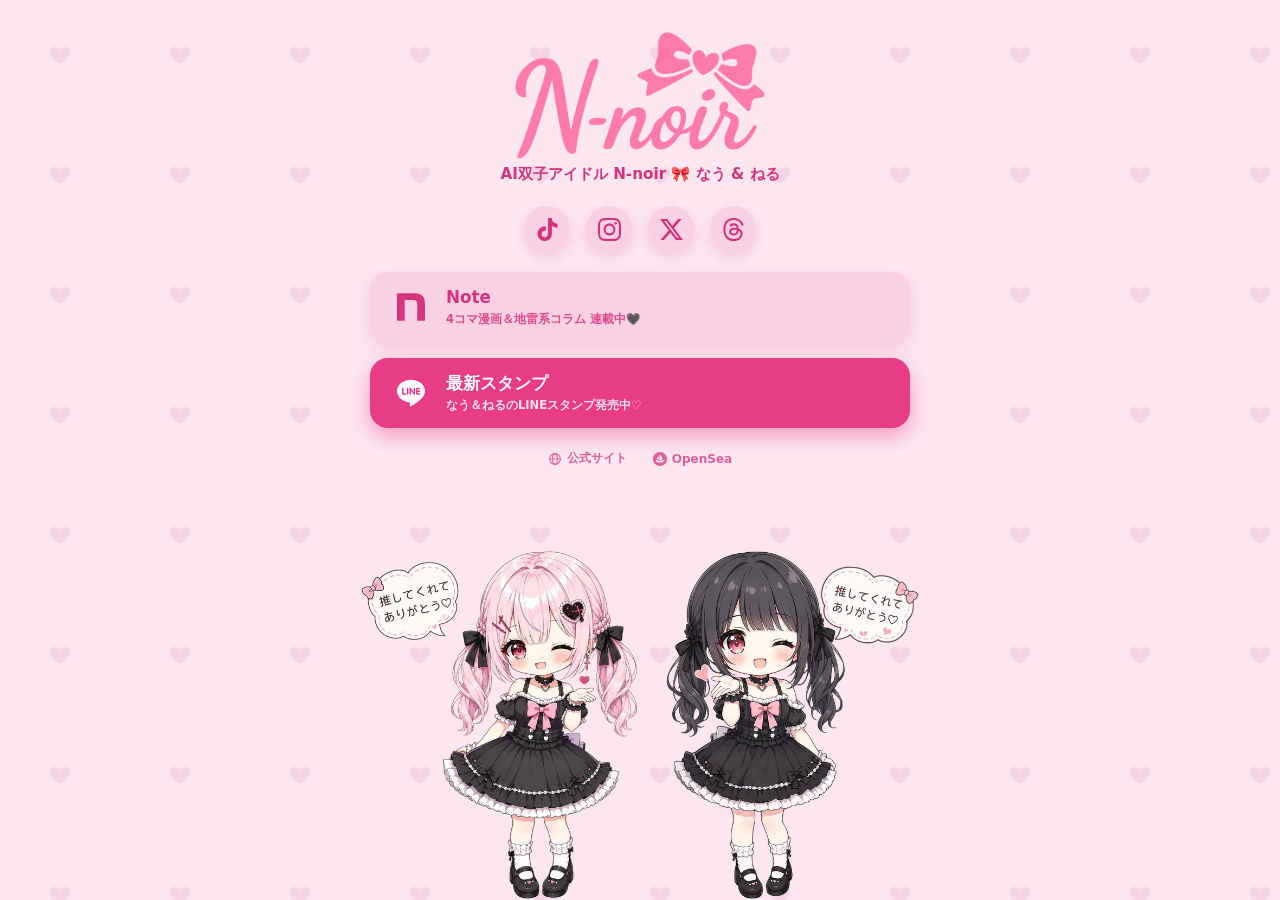
<file: links.html>
<!DOCTYPE html>
<html lang="ja">
<head>
  <meta charset="UTF-8">
  <meta name="viewport" content="width=device-width, initial-scale=1.0">
  <title>N-noir｜リンク</title>
  <meta name="description" content="N-noir（なう＆ねる）の各リンクまとめ">

  <!-- OGP -->
  <meta property="og:title" content="N-noir｜リンクまとめ">
  <meta property="og:description" content="AI双子アイドル N-noir（なう＆ねる）の各リンクまとめ">
  <meta property="og:type" content="website">
  <meta property="og:url" content="https://n-noir.com/links.html">
  <meta property="og:image" content="https://n-noir.com/assets/ogp.jpg">
  <meta property="og:image:width" content="1200">
  <meta property="og:image:height" content="630">
  <meta name="twitter:card" content="summary_large_image">
  <meta name="twitter:image" content="https://n-noir.com/assets/ogp.jpg">
  <link rel="icon" href="assets/favicon.png" type="image/png">
  <style>
    :root{
      --pink-bg:#FAD1E3;        /* 淡いピンク背景 */
      --pink-text:#D6337E;      /* 濃いピンク文字 */
      --accent-bg:#E93C87;      /* アクセント：濃いめのピンク */
      --page-bg:#FCE7F1;        /* ページ背景（やさしいピンク） */
    }
    *{box-sizing:border-box;}
    body{
      margin:0;
      min-height:100vh;
      background-color:var(--page-bg);
      background-image:url("data:image/svg+xml,%3Csvg xmlns='http://www.w3.org/2000/svg' width='120' height='120' viewBox='0 0 120 120'%3E%3Cpath d='M60,64C60,64,50,58,50,52C50,49,52,47,54.5,47C57,47,60,49.5,60,49.5C60,49.5,63,47,65.5,47C68,47,70,49,70,52C70,58,60,64,60,64Z' fill='%23EFB7D1' fill-opacity='0.4'/%3E%3C/svg%3E");
      background-size:120px 120px;
      font-family:"Hiragino Maru Gothic ProN","ヒラギノ丸ゴ ProN",
                  "Rounded Mplus 1c","M PLUS Rounded 1c",system-ui,
                  -apple-system,"Segoe UI",sans-serif;
      display:flex;
      flex-direction:column;
      align-items:center;
      padding:26px 0 0;
    }
    .logo{
      width:52%;
      max-width:250px;
      height:auto;
      opacity:.65;            /* ロゴは薄め・控えめ */
      margin:6px 0 4px;
    }
    .tagline{
      color:var(--pink-text);
      font-size:.95rem;
      font-weight:700;
      text-align:center;
      line-height:1.5;
      width:86%;
      max-width:540px;
      margin:0 0 20px;
    }

    /* 1. SNS丸アイコン列 */
    .socials{
      display:flex;
      justify-content:center;
      align-items:center;
      gap:16px;
      margin:0 0 20px;
    }
    .social-btn{
      flex:0 0 auto;
      width:46px;
      height:46px;
      border-radius:50%;
      background:var(--pink-bg);
      color:var(--pink-text);
      display:flex;
      align-items:center;
      justify-content:center;
      box-shadow:0 5px 14px rgba(214,51,126,.18);
      transition:transform .18s ease, box-shadow .18s ease;
      -webkit-tap-highlight-color:transparent;
    }
    .social-btn svg{width:23px;height:23px;display:block;fill:currentColor;}
    .social-btn:hover,
    .social-btn:focus-visible,
    .social-btn:active{
      transform:translateY(-2px) scale(1.05);
      box-shadow:0 9px 20px rgba(214,51,126,.28);
      outline:none;
    }

    /* 2. メインボタン */
    .links{
      width:86%;
      max-width:540px;
      display:flex;
      flex-direction:column;
      gap:16px;
    }
    .link-btn{
      display:flex;
      align-items:center;
      gap:14px;
      width:100%;
      min-width:0;
      min-height:66px;
      padding:14px 20px;
      border-radius:18px;
      background:var(--pink-bg);
      color:var(--pink-text);
      text-decoration:none;
      font-weight:700;
      box-shadow:0 6px 16px rgba(214,51,126,.18);
      transition:transform .18s ease, box-shadow .18s ease;
      -webkit-tap-highlight-color:transparent;
    }
    .link-btn .icon{
      flex:0 0 42px;
      width:42px;
      height:42px;
      display:flex;
      align-items:center;
      justify-content:center;
    }
    .link-btn .icon svg{width:28px;height:28px;display:block;fill:currentColor;}
    .link-btn .text{min-width:0;}
    .link-btn .title{
      display:block;
      font-size:1.05rem;
      line-height:1.3;
      overflow-wrap:break-word;
    }
    .link-btn .desc{
      display:block;
      margin-top:3px;
      font-size:.72rem;      /* 約11.5px：説明文は小さめ */
      font-weight:600;
      line-height:1.4;
      opacity:.85;
      overflow-wrap:break-word;
    }
    .link-btn:hover,
    .link-btn:focus-visible,
    .link-btn:active{
      transform:translateY(-2px) scale(1.02);
      box-shadow:0 10px 22px rgba(214,51,126,.28);
      outline:none;
    }
    /* アクセント（形・サイズは他と同一、色だけ変更） */
    .link-btn.accent{
      background:var(--accent-bg);
      color:#ffffff;
      box-shadow:0 8px 20px rgba(233,60,135,.45);
    }
    .link-btn.accent:hover,
    .link-btn.accent:focus-visible,
    .link-btn.accent:active{
      box-shadow:0 12px 26px rgba(233,60,135,.55);
    }

    /* 3. 小テキストリンク */
    .mini-links{
      display:flex;
      justify-content:center;
      align-items:center;
      flex-wrap:wrap;
      gap:10px 22px;
      width:86%;
      max-width:540px;
      margin:18px 0 0;
    }
    .mini-link{
      display:inline-flex;
      align-items:center;
      gap:5px;
      color:var(--pink-text);
      opacity:.75;
      font-size:.75rem;      /* 約12px：控えめ */
      font-weight:700;
      text-decoration:none;
      padding:4px 2px;
      -webkit-tap-highlight-color:transparent;
    }
    .mini-link svg{width:14px;height:14px;display:block;fill:currentColor;}
    .mini-link svg[fill="none"]{fill:none;}   /* 線だけのアイコンは塗らない */
    .mini-link:hover,
    .mini-link:focus-visible,
    .mini-link:active{
      opacity:1;
      text-decoration:underline;
      outline:none;
    }

    /* 4. 下の2人（高さ揃え済みの素材） */
    .characters{
      width:100%;
      max-width:600px;
      margin-top:auto;          /* ページ下部に寄せる */
      padding-top:28px;
      display:block;
    }
    .characters img{
      display:block;
      width:96%;
      max-width:560px;
      height:auto;
      margin:0 auto;
    }
  </style>
</head>
<body>
  <img class="logo" src="assets/links/logo.png" alt="N-noir ロゴ">
  <p class="tagline">AI双子アイドル N-noir 🎀 なう &amp; ねる</p>

  <!-- 1. SNS丸アイコン -->
  <nav class="socials" aria-label="N-noir 公式SNS">

    <a class="social-btn" href="https://www.tiktok.com/@nnoir__official"
       target="_blank" rel="noopener" aria-label="TikTok">
      <svg viewBox="0 0 24 24" xmlns="http://www.w3.org/2000/svg" aria-hidden="true">
        <path d="M12.525.02c1.31-.02 2.61-.01 3.91-.02.08 1.53.63 3.09 1.75 4.17 1.12 1.11 2.7 1.62 4.24 1.79v4.03c-1.44-.05-2.89-.35-4.2-.97-.57-.26-1.1-.59-1.62-.93-.01 2.92.01 5.84-.02 8.75-.08 1.4-.54 2.79-1.35 3.94-1.31 1.92-3.58 3.17-5.91 3.21-1.43.08-2.86-.31-4.08-1.03-2.02-1.19-3.44-3.37-3.65-5.71-.02-.5-.03-1-.01-1.49.18-1.9 1.12-3.72 2.58-4.96 1.66-1.44 3.98-2.13 6.15-1.72.02 1.48-.04 2.96-.04 4.44-.99-.32-2.15-.23-3.02.37-.63.41-1.11 1.04-1.36 1.75-.21.51-.15 1.07-.14 1.61.24 1.64 1.82 3.02 3.5 2.87 1.12-.01 2.19-.66 2.77-1.61.19-.33.4-.67.41-1.06.1-1.79.06-3.57.07-5.36.01-4.03-.01-8.05.02-12.07z"/>
      </svg>
    </a>

    <a class="social-btn" href="https://www.instagram.com/nnoir__official"
       target="_blank" rel="noopener" aria-label="Instagram">
      <svg viewBox="0 0 24 24" xmlns="http://www.w3.org/2000/svg" aria-hidden="true">
        <path d="M7.0301.084c-1.2768.0602-2.1487.264-2.911.5634-.7888.3075-1.4575.72-2.1228 1.3877-.6652.6677-1.075 1.3368-1.3802 2.127-.2954.7638-.4956 1.6365-.552 2.914-.0564 1.2775-.0689 1.6882-.0626 4.947.0062 3.2586.0206 3.6671.0825 4.9473.061 1.2765.264 2.1482.5635 2.9107.308.7889.72 1.4573 1.388 2.1228.6679.6655 1.3365 1.0743 2.1285 1.38.7632.295 1.6361.4961 2.9134.552 1.2773.056 1.6884.069 4.9462.0627 3.2578-.0062 3.668-.0207 4.9478-.0814 1.28-.0607 2.147-.2652 2.9098-.5633.7889-.3086 1.4578-.72 2.1228-1.3881.665-.6682 1.0745-1.3378 1.3795-2.1284.2957-.7632.4966-1.636.552-2.9124.056-1.2809.0692-1.6898.063-4.948-.0063-3.2583-.021-3.6668-.0817-4.9465-.0607-1.2797-.264-2.1487-.5633-2.9117-.3084-.7889-.72-1.4568-1.3876-2.1228C21.2982 1.33 20.628.9208 19.8378.6165 19.074.321 18.2017.1197 16.9244.0645 15.6471.0093 15.236-.005 11.977.0014 8.718.0076 8.31.0215 7.0301.0839m.1402 21.6932c-1.17-.0509-1.8053-.2453-2.2287-.408-.5606-.216-.96-.4771-1.3819-.895-.422-.4178-.6811-.8186-.9-1.378-.1644-.4234-.3624-1.058-.4171-2.228-.0595-1.2645-.072-1.6442-.079-4.848-.007-3.2037.0053-3.583.0607-4.848.05-1.169.2456-1.805.408-2.2282.216-.5613.4762-.96.895-1.3816.4188-.4217.8184-.6814 1.3783-.9003.423-.1651 1.0575-.3614 2.227-.4171 1.2655-.06 1.6447-.072 4.848-.079 3.2033-.007 3.5835.005 4.8495.0608 1.169.0508 1.8053.2445 2.228.408.5608.216.96.4754 1.3816.895.4217.4194.6816.8176.9005 1.3787.1653.4217.3617 1.056.4169 2.2263.0602 1.2655.0739 1.645.0796 4.848.0058 3.203-.0055 3.5834-.061 4.848-.051 1.17-.245 1.8055-.408 2.2294-.216.5604-.4763.96-.8954 1.3814-.419.4215-.8181.6811-1.3783.9-.4224.1649-1.0577.3617-2.2262.4174-1.2656.0595-1.6448.072-4.8493.079-3.2045.007-3.5825-.006-4.848-.0608M16.953 5.5864A1.44 1.44 0 1 0 18.39 4.144a1.44 1.44 0 0 0-1.437 1.4424M5.8385 12.012c.0067 3.4032 2.7706 6.1557 6.173 6.1493 3.4026-.0065 6.157-2.7701 6.1506-6.1733-.0065-3.4032-2.771-6.1565-6.174-6.1498-3.403.0067-6.156 2.771-6.1496 6.1738M8 12.0077a4 4 0 1 1 4.008 3.9921A3.9996 3.9996 0 0 1 8 12.0077"/>
      </svg>
    </a>

    <a class="social-btn" href="https://x.com/nnoir__official"
       target="_blank" rel="noopener" aria-label="X">
      <svg viewBox="0 0 24 24" xmlns="http://www.w3.org/2000/svg" aria-hidden="true">
        <path d="M18.901 1.153h3.68l-8.04 9.19L24 22.846h-7.406l-5.8-7.584-6.64 7.584H.47l8.6-9.835L0 1.154h7.594l5.243 6.932 6.064-6.933zm-1.29 19.49h2.039L6.487 3.24H4.3z"/>
      </svg>
    </a>

    <a class="social-btn" href="https://www.threads.com/@nnoir__official"
       target="_blank" rel="noopener" aria-label="Threads">
      <svg viewBox="0 0 24 24" xmlns="http://www.w3.org/2000/svg" aria-hidden="true">
        <path d="M12.186 24h-.007c-3.581-.024-6.334-1.205-8.184-3.509C2.35 18.44 1.5 15.586 1.472 12.01v-.017c.03-3.579.879-6.43 2.525-8.482C5.845 1.205 8.6.024 12.18 0h.014c2.746.02 5.043.725 6.826 2.098 1.677 1.29 2.858 3.13 3.509 5.467l-2.04.569c-1.104-3.96-3.898-5.984-8.304-6.015-2.91.022-5.11.936-6.54 2.717C4.307 6.504 3.616 8.914 3.589 12c.027 3.086.718 5.496 2.057 7.164 1.43 1.783 3.631 2.698 6.54 2.717 2.623-.02 4.358-.631 5.8-2.045 1.647-1.613 1.618-3.593 1.09-4.798-.31-.71-.873-1.3-1.634-1.75-.192 1.352-.622 2.446-1.284 3.272-.886 1.102-2.14 1.704-3.73 1.79-1.202.065-2.361-.218-3.259-.801-1.063-.689-1.685-1.74-1.752-2.964-.065-1.19.408-2.285 1.33-3.082.88-.76 2.119-1.207 3.583-1.291a13.853 13.853 0 0 1 3.02.142c-.126-.742-.375-1.332-.75-1.757-.513-.586-1.308-.883-2.359-.89h-.029c-.844 0-1.992.232-2.721 1.32L7.734 7.847c.98-1.454 2.568-2.256 4.478-2.256h.044c3.194.02 5.097 1.975 5.287 5.388.108.046.216.094.321.142 1.49.7 2.58 1.761 3.154 3.07.797 1.82.871 4.79-1.548 7.158-1.85 1.81-4.094 2.628-7.277 2.65Zm1.003-11.69c-.242 0-.487.007-.739.021-1.836.103-2.98.946-2.916 2.143.067 1.256 1.452 1.839 2.784 1.767 1.224-.065 2.818-.543 3.086-3.71a10.5 10.5 0 0 0-2.215-.221Z"/>
      </svg>
    </a>

  </nav>

  <!-- 2. メインボタン -->
  <nav class="links" aria-label="N-noir 各種リンク">

    <a class="link-btn" href="https://note.com/nnoir_official"
       target="_blank" rel="noopener" aria-label="Note を開く">
      <span class="icon" aria-hidden="true">
        <svg viewBox="0 0 24 24" xmlns="http://www.w3.org/2000/svg">
          <path d="M0 .279c4.623 0 10.953-.235 15.498-.117 6.099.156 8.39 2.813 8.468 9.374.077 3.71 0 14.335 0 14.335h-6.598c0-9.296.04-10.83 0-13.759-.078-2.578-.814-3.807-2.795-4.041-2.097-.235-7.975-.04-7.975-.04v17.84H0Z"/>
        </svg>
      </span>
      <span class="text">
        <span class="title">Note</span>
        <!-- お知らせ文言：ここを編集（Note） -->
        <span class="desc">4コマ漫画＆地雷系コラム 連載中🖤</span>
      </span>
    </a>

    <a class="link-btn accent" href="https://store.line.me/stickershop/author/6254083/ja"
       target="_blank" rel="noopener" aria-label="最新スタンプを開く">
      <span class="icon" aria-hidden="true">
        <svg viewBox="0 0 24 24" xmlns="http://www.w3.org/2000/svg">
          <path d="M19.365 9.863c.349 0 .63.285.63.631 0 .345-.281.63-.63.63H17.61v1.125h1.755c.349 0 .63.283.63.63 0 .344-.281.629-.63.629h-2.386c-.345 0-.627-.285-.627-.629V8.108c0-.345.282-.63.63-.63h2.386c.346 0 .627.285.627.63 0 .349-.281.63-.63.63H17.61v1.125h1.755zm-3.855 3.016c0 .27-.174.51-.432.596-.064.021-.133.031-.199.031-.211 0-.391-.09-.51-.25l-2.443-3.317v2.94c0 .344-.279.629-.631.629-.346 0-.626-.285-.626-.629V8.108c0-.27.173-.51.43-.595.06-.023.136-.033.194-.033.195 0 .375.104.495.254l2.462 3.33V8.108c0-.345.282-.63.63-.63.345 0 .63.285.63.63v4.771zm-5.741 0c0 .344-.282.629-.631.629-.345 0-.627-.285-.627-.629V8.108c0-.345.282-.63.63-.63.346 0 .628.285.628.63v4.771zm-2.466.629H4.917c-.345 0-.63-.285-.63-.629V8.108c0-.345.285-.63.63-.63.348 0 .63.285.63.63v4.141h1.756c.348 0 .629.283.629.63 0 .344-.282.629-.629.629M24 10.314C24 4.943 18.615.572 12 .572S0 4.943 0 10.314c0 4.811 4.27 8.842 10.035 9.608.391.082.923.258 1.058.59.12.301.079.766.038 1.08l-.164 1.02c-.045.301-.24 1.186 1.049.645 1.291-.539 6.916-4.078 9.436-6.975C23.176 14.393 24 12.458 24 10.314"/>
        </svg>
      </span>
      <span class="text">
        <span class="title">最新スタンプ</span>
        <!-- お知らせ文言：ここを編集（LINEスタンプ） -->
        <span class="desc">なう＆ねるのLINEスタンプ発売中♡</span>
      </span>
    </a>

  </nav>

  <!-- 3. 小テキストリンク -->
  <nav class="mini-links" aria-label="その他のリンク">

    <a class="mini-link" href="https://n-noir.com" aria-label="公式サイト">
      <svg viewBox="0 0 24 24" fill="none" stroke="currentColor" stroke-width="1.8"
           stroke-linecap="round" xmlns="http://www.w3.org/2000/svg" aria-hidden="true">
        <circle cx="12" cy="12" r="9.2"/>
        <ellipse cx="12" cy="12" rx="4" ry="9.2"/>
        <line x1="2.8" y1="12" x2="21.2" y2="12"/>
      </svg>
      <span>公式サイト</span>
    </a>

    <a class="mini-link" href="https://opensea.io/ja/NnoirProject"
       target="_blank" rel="noopener" aria-label="OpenSea">
      <svg viewBox="0 0 24 24" xmlns="http://www.w3.org/2000/svg" aria-hidden="true">
        <path d="M12 0C5.374 0 0 5.374 0 12s5.374 12 12 12 12-5.374 12-12S18.629 0 12 0ZM5.92 12.403l.051-.081 3.123-4.884a.107.107 0 0 1 .187.014c.52 1.169.972 2.623.76 3.528-.088.372-.335.876-.614 1.342a2.405 2.405 0 0 1-.117.199.106.106 0 0 1-.09.045H6.013a.106.106 0 0 1-.091-.163zm13.914 1.68a.109.109 0 0 1-.065.101c-.243.103-1.07.485-1.414.962-.878 1.222-1.548 2.97-3.048 2.97H9.053a4.019 4.019 0 0 1-4.013-4.028v-.072c0-.058.048-.106.108-.106h3.485c.07 0 .12.063.115.132-.026.226.017.459.125.67.206.42.636.682 1.099.682h1.726v-1.347H9.99a.11.11 0 0 1-.089-.173l.063-.09c.16-.231.391-.586.621-.992.156-.274.308-.566.43-.86.024-.052.043-.107.065-.16.033-.094.067-.182.091-.269a4.57 4.57 0 0 0 .065-.223c.057-.25.081-.514.081-.787 0-.108-.004-.221-.014-.327-.005-.117-.02-.235-.034-.352a3.415 3.415 0 0 0-.048-.312 6.494 6.494 0 0 0-.098-.468l-.014-.06c-.03-.108-.056-.21-.09-.317a11.824 11.824 0 0 0-.328-.972 5.212 5.212 0 0 0-.142-.355c-.072-.178-.146-.339-.213-.49a3.564 3.564 0 0 1-.094-.197 4.658 4.658 0 0 0-.103-.213c-.024-.053-.053-.104-.072-.152l-.211-.388c-.029-.053.019-.118.077-.101l1.32.357h.01l.173.05.192.054.07.019v-.783c0-.379.302-.686.679-.686a.66.66 0 0 1 .477.202.69.69 0 0 1 .2.484V6.65l.141.039c.01.005.022.01.031.017.034.024.084.062.147.11.05.038.103.086.165.137a10.351 10.351 0 0 1 .574.504c.214.199.454.432.684.691.065.074.127.146.192.226.062.079.132.156.19.232.079.104.16.212.235.324.033.053.074.108.105.161.096.142.178.288.257.435.034.067.067.141.096.213.089.197.159.396.202.598a.65.65 0 0 1 .029.132v.01c.014.057.019.12.024.184a2.057 2.057 0 0 1-.106.874c-.031.084-.06.17-.098.254-.075.17-.161.343-.264.502-.034.06-.075.122-.113.182-.043.063-.089.123-.127.18a3.89 3.89 0 0 1-.173.221c-.053.072-.106.144-.166.209-.081.098-.16.19-.245.278-.048.058-.1.118-.156.17-.052.06-.108.113-.156.161-.084.084-.15.147-.208.202l-.137.122a.102.102 0 0 1-.072.03h-1.051v1.346h1.322c.295 0 .576-.104.804-.298.077-.067.415-.36.816-.802a.094.094 0 0 1 .05-.03l3.65-1.057a.108.108 0 0 1 .138.103z"/>
      </svg>
      <span>OpenSea</span>
    </a>

  </nav>

  <!-- 4. 立ち絵 -->
  <div class="characters" aria-hidden="true">
    <img src="assets/links/pair.png" alt="">
  </div>
</body>
</html>
</file>
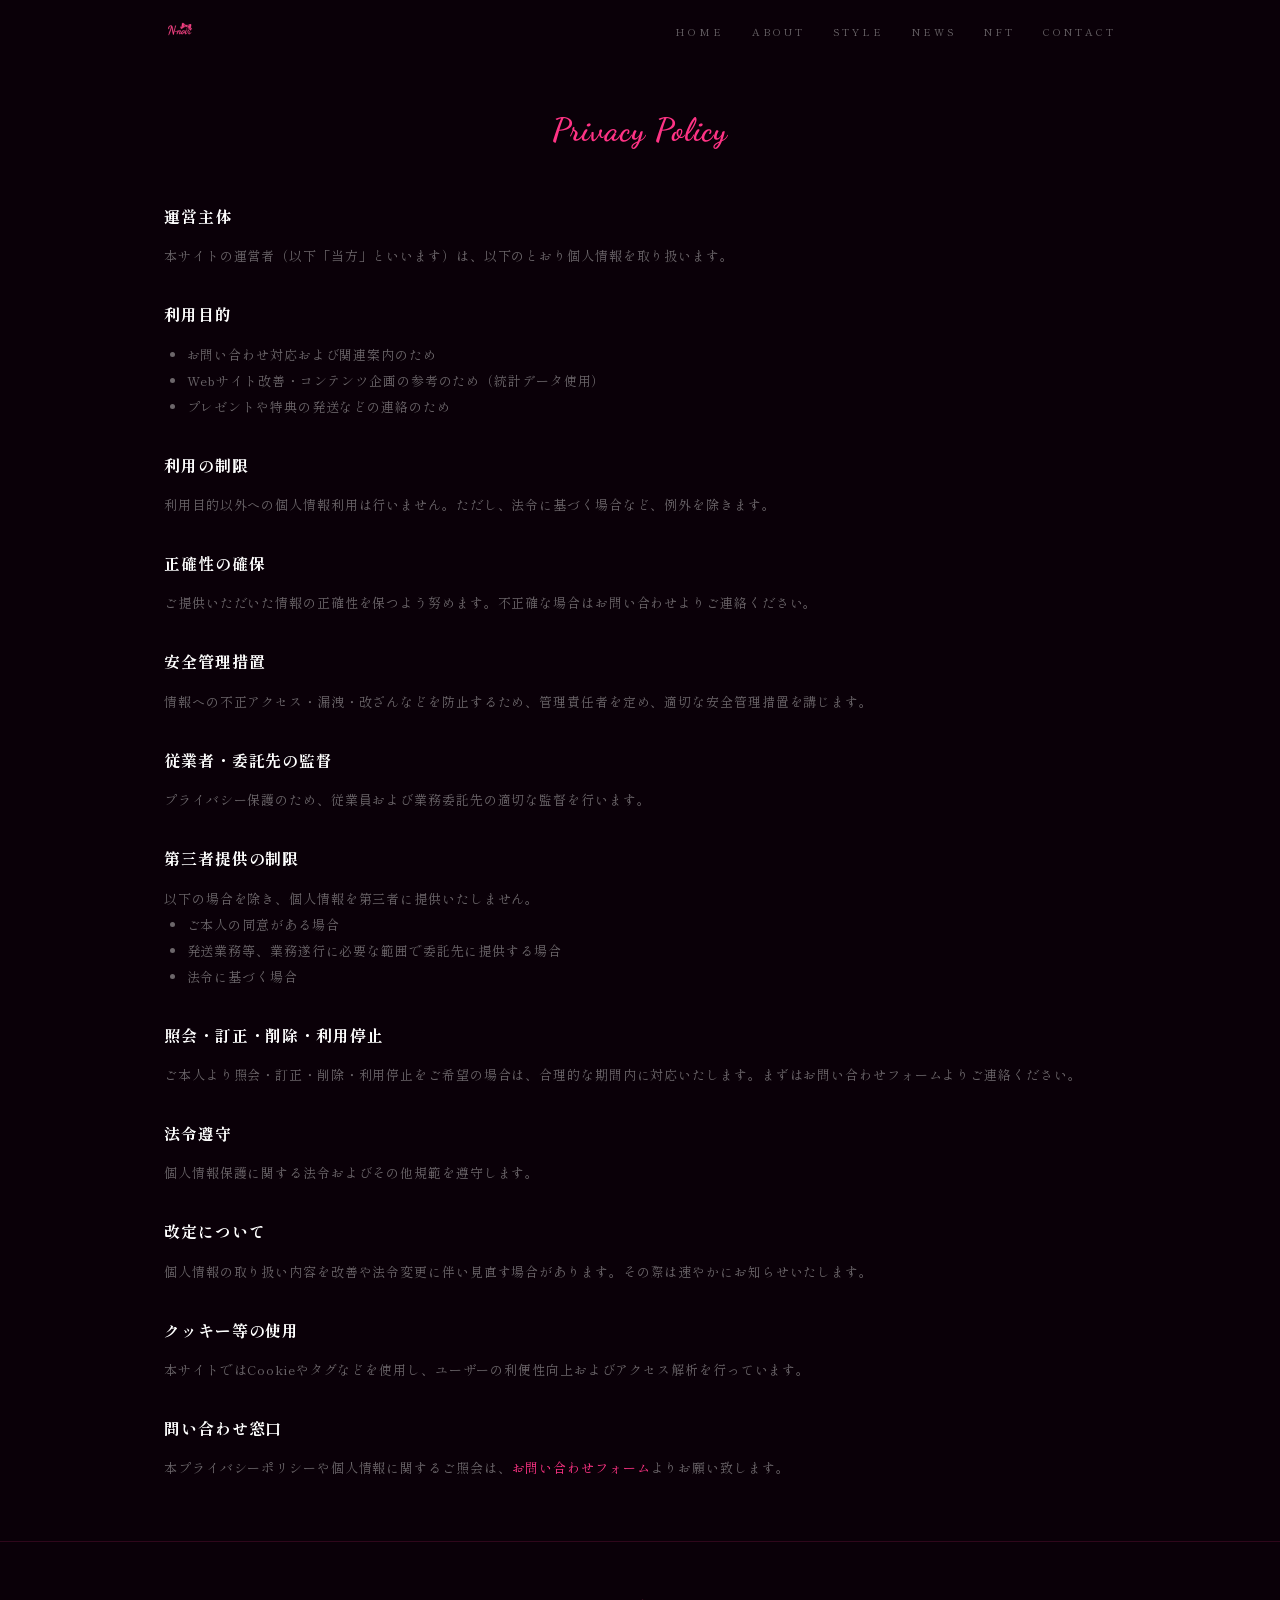
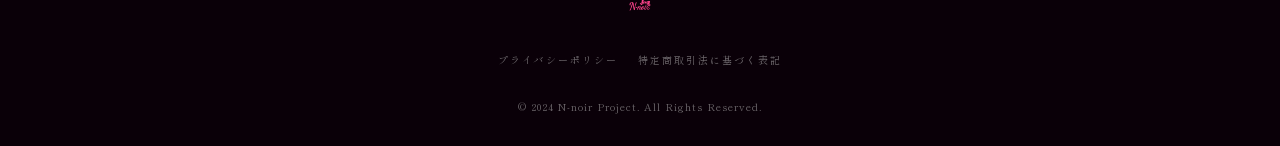
<file: privacy.html>
<!DOCTYPE html>
<html lang="ja">
<head>
  <meta charset="UTF-8">
  <meta name="viewport" content="width=device-width, initial-scale=1.0">
  <title>プライバシーポリシー | N-noir</title>
  <link rel="icon" href="assets/favicon.png" type="image/png">
  <link rel="stylesheet" href="css/style.css">
</head>
<body>

  <!-- NAV -->
  <nav class="nav scrolled" id="nav">
    <div class="nav-inner">
      <a class="nav-logo" href="index.html#home">
        <img src="assets/logo.png" alt="N-noir">
      </a>
      <ul class="nav-links">
        <li><a href="index.html#home">Home</a></li>
        <li><a href="index.html#about">About</a></li>
        <li><a href="index.html#style">Style</a></li>
        <li><a href="index.html#news">News</a></li>
        <li><a href="index.html#nft">NFT</a></li>
        <li><a href="index.html#contact">Contact</a></li>
      </ul>
      <button class="nav-hamburger" id="hamburger" aria-label="メニューを開く">
        <span></span><span></span><span></span>
      </button>
    </div>
  </nav>

  <div class="nav-drawer" id="mobile-drawer">
    <ul class="nav-drawer-links">
      <li><a href="index.html#home">Home</a></li>
      <li><a href="index.html#about">About</a></li>
      <li><a href="index.html#style">Style</a></li>
      <li><a href="index.html#news">News</a></li>
      <li><a href="index.html#nft">NFT</a></li>
      <li><a href="index.html#contact">Contact</a></li>
    </ul>
  </div>
  <div class="nav-overlay" id="drawer-overlay"></div>

  <!-- CONTENT -->
  <main class="legal-page">
    <div class="section-inner">
      <h1>Privacy Policy</h1>

      <h2>運営主体</h2>
      <p>本サイトの運営者（以下「当方」といいます）は、以下のとおり個人情報を取り扱います。</p>

      <h2>利用目的</h2>
      <ul>
        <li>お問い合わせ対応および関連案内のため</li>
        <li>Webサイト改善・コンテンツ企画の参考のため（統計データ使用）</li>
        <li>プレゼントや特典の発送などの連絡のため</li>
      </ul>

      <h2>利用の制限</h2>
      <p>利用目的以外への個人情報利用は行いません。ただし、法令に基づく場合など、例外を除きます。</p>

      <h2>正確性の確保</h2>
      <p>ご提供いただいた情報の正確性を保つよう努めます。不正確な場合はお問い合わせよりご連絡ください。</p>

      <h2>安全管理措置</h2>
      <p>情報への不正アクセス・漏洩・改ざんなどを防止するため、管理責任者を定め、適切な安全管理措置を講じます。</p>

      <h2>従業者・委託先の監督</h2>
      <p>プライバシー保護のため、従業員および業務委託先の適切な監督を行います。</p>

      <h2>第三者提供の制限</h2>
      <p>以下の場合を除き、個人情報を第三者に提供いたしません。</p>
      <ul>
        <li>ご本人の同意がある場合</li>
        <li>発送業務等、業務遂行に必要な範囲で委託先に提供する場合</li>
        <li>法令に基づく場合</li>
      </ul>

      <h2>照会・訂正・削除・利用停止</h2>
      <p>ご本人より照会・訂正・削除・利用停止をご希望の場合は、合理的な期間内に対応いたします。まずはお問い合わせフォームよりご連絡ください。</p>

      <h2>法令遵守</h2>
      <p>個人情報保護に関する法令およびその他規範を遵守します。</p>

      <h2>改定について</h2>
      <p>個人情報の取り扱い内容を改善や法令変更に伴い見直す場合があります。その際は速やかにお知らせいたします。</p>

      <h2>クッキー等の使用</h2>
      <p>本サイトではCookieやタグなどを使用し、ユーザーの利便性向上およびアクセス解析を行っています。</p>

      <h2>問い合わせ窓口</h2>
      <p>本プライバシーポリシーや個人情報に関するご照会は、<a href="index.html#contact">お問い合わせフォーム</a>よりお願い致します。</p>
    </div>
  </main>

  <!-- FOOTER -->
  <footer>
    <div class="footer-inner">
      <div class="footer-logo">
        <img src="assets/logo.png" alt="N-noir">
      </div>
      <ul class="footer-links">
        <li><a href="privacy.html">プライバシーポリシー</a></li>
        <li><a href="tokutei.html">特定商取引法に基づく表記</a></li>
      </ul>
      <p class="footer-copy">&copy; 2024 N-noir Project. All Rights Reserved.</p>
    </div>
  </footer>

  <script src="js/main.js"></script>
</body>
</html>
</file>
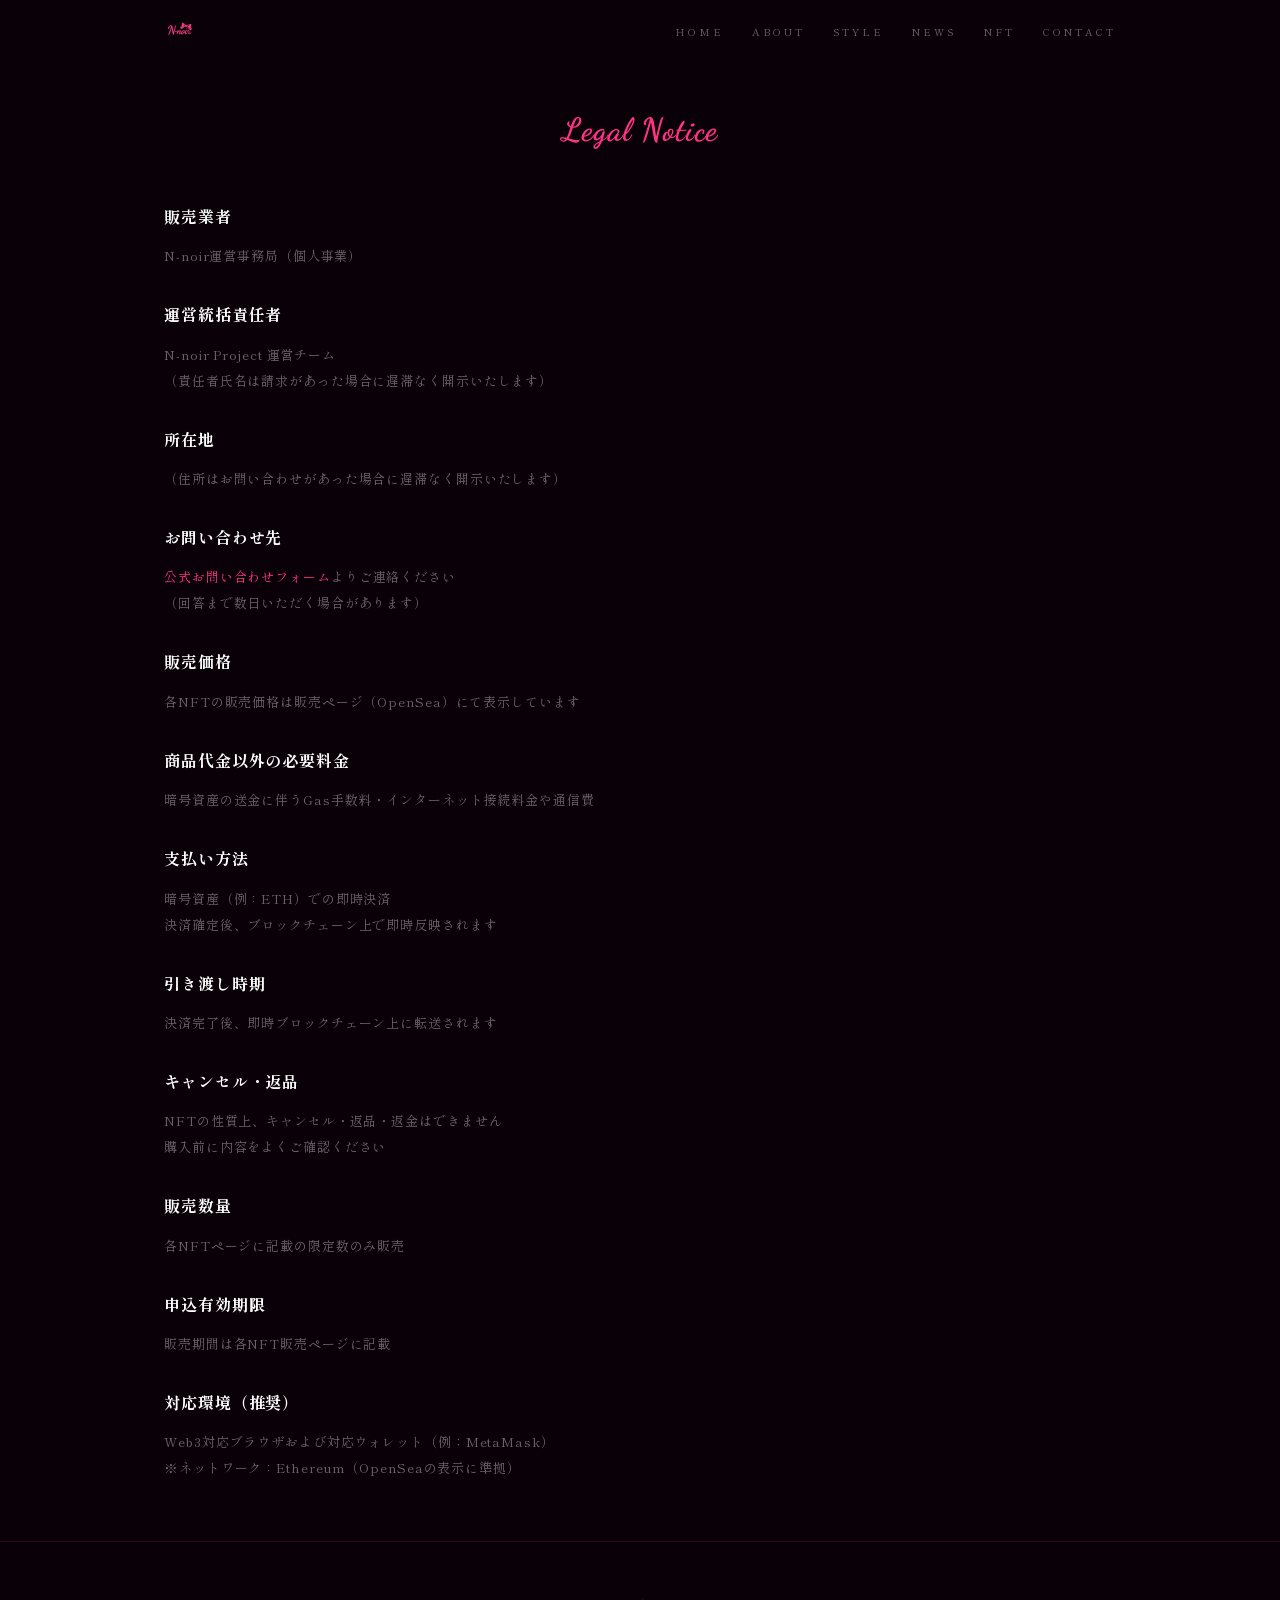
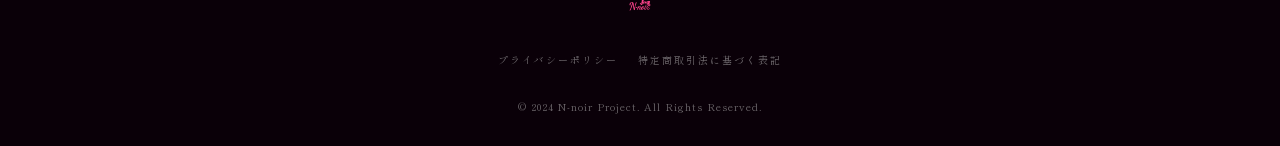
<file: tokutei.html>
<!DOCTYPE html>
<html lang="ja">
<head>
  <meta charset="UTF-8">
  <meta name="viewport" content="width=device-width, initial-scale=1.0">
  <title>特定商取引法に基づく表記 | N-noir</title>
  <link rel="icon" href="assets/favicon.png" type="image/png">
  <link rel="stylesheet" href="css/style.css">
</head>
<body>

  <!-- NAV -->
  <nav class="nav scrolled" id="nav">
    <div class="nav-inner">
      <a class="nav-logo" href="index.html#home">
        <img src="assets/logo.png" alt="N-noir">
      </a>
      <ul class="nav-links">
        <li><a href="index.html#home">Home</a></li>
        <li><a href="index.html#about">About</a></li>
        <li><a href="index.html#style">Style</a></li>
        <li><a href="index.html#news">News</a></li>
        <li><a href="index.html#nft">NFT</a></li>
        <li><a href="index.html#contact">Contact</a></li>
      </ul>
      <button class="nav-hamburger" id="hamburger" aria-label="メニューを開く">
        <span></span><span></span><span></span>
      </button>
    </div>
  </nav>

  <div class="nav-drawer" id="mobile-drawer">
    <ul class="nav-drawer-links">
      <li><a href="index.html#home">Home</a></li>
      <li><a href="index.html#about">About</a></li>
      <li><a href="index.html#style">Style</a></li>
      <li><a href="index.html#news">News</a></li>
      <li><a href="index.html#nft">NFT</a></li>
      <li><a href="index.html#contact">Contact</a></li>
    </ul>
  </div>
  <div class="nav-overlay" id="drawer-overlay"></div>

  <!-- CONTENT -->
  <main class="legal-page">
    <div class="section-inner">
      <h1>Legal Notice</h1>

      <h2>販売業者</h2>
      <p>N-noir運営事務局（個人事業）</p>

      <h2>運営統括責任者</h2>
      <p>N-noir Project 運営チーム<br>（責任者氏名は請求があった場合に遅滞なく開示いたします）</p>

      <h2>所在地</h2>
      <p>（住所はお問い合わせがあった場合に遅滞なく開示いたします）</p>

      <h2>お問い合わせ先</h2>
      <p><a href="index.html#contact">公式お問い合わせフォーム</a>よりご連絡ください<br>（回答まで数日いただく場合があります）</p>

      <h2>販売価格</h2>
      <p>各NFTの販売価格は販売ページ（OpenSea）にて表示しています</p>

      <h2>商品代金以外の必要料金</h2>
      <p>暗号資産の送金に伴うGas手数料・インターネット接続料金や通信費</p>

      <h2>支払い方法</h2>
      <p>暗号資産（例：ETH）での即時決済<br>決済確定後、ブロックチェーン上で即時反映されます</p>

      <h2>引き渡し時期</h2>
      <p>決済完了後、即時ブロックチェーン上に転送されます</p>

      <h2>キャンセル・返品</h2>
      <p>NFTの性質上、キャンセル・返品・返金はできません<br>購入前に内容をよくご確認ください</p>

      <h2>販売数量</h2>
      <p>各NFTページに記載の限定数のみ販売</p>

      <h2>申込有効期限</h2>
      <p>販売期間は各NFT販売ページに記載</p>

      <h2>対応環境（推奨）</h2>
      <p>Web3対応ブラウザおよび対応ウォレット（例：MetaMask）<br>※ネットワーク：Ethereum（OpenSeaの表示に準拠）</p>
    </div>
  </main>

  <!-- FOOTER -->
  <footer>
    <div class="footer-inner">
      <div class="footer-logo">
        <img src="assets/logo.png" alt="N-noir">
      </div>
      <ul class="footer-links">
        <li><a href="privacy.html">プライバシーポリシー</a></li>
        <li><a href="tokutei.html">特定商取引法に基づく表記</a></li>
      </ul>
      <p class="footer-copy">&copy; 2024 N-noir Project. All Rights Reserved.</p>
    </div>
  </footer>

  <script src="js/main.js"></script>
</body>
</html>
</file>
<file: css/style.css>
/* ============================================================
   N-noir HP — style.css
   ============================================================ */

@import url('https://fonts.googleapis.com/css2?family=Dancing+Script:wght@700&family=Shippori+Mincho:wght@400;500;700&display=swap');

/* ============================================================
   CSS Variables
   ============================================================ */
:root {
  --color-bg: #0a0008;
  --color-bg2: #1a0014;
  --color-bg3: #2d0028;
  --color-pink: #FF3385;
  --color-pink-light: #ff6aaa;
  --color-pink-glow: rgba(255, 51, 133, 0.3);
  --color-pink-subtle: rgba(255, 51, 133, 0.08);
  --color-white: #ffffff;
  --color-text: rgba(255, 255, 255, 0.88);
  --color-text-muted: rgba(255, 255, 255, 0.4);
  --color-border: rgba(255, 51, 133, 0.25);
}

/* ============================================================
   Reset & Base
   ============================================================ */
*, *::before, *::after {
  box-sizing: border-box;
  margin: 0;
  padding: 0;
}

html {
  scroll-behavior: smooth;
  scroll-padding-top: 70px;
}

body {
  background-color: var(--color-bg);
  color: var(--color-text);
  font-family: 'Shippori Mincho', serif;
  font-size: 15px;
  font-weight: 400;
  line-height: 1.9;
  letter-spacing: 0.06em;
  overflow-x: hidden;
}

img {
  max-width: 100%;
  display: block;
}

a {
  color: var(--color-pink);
  text-decoration: none;
  transition: color 0.2s ease;
}

a:hover {
  color: var(--color-pink-light);
}

/* ============================================================
   Layout
   ============================================================ */
section {
  padding: 100px 0;
}

.section-inner {
  max-width: 1000px;
  margin: 0 auto;
  padding: 0 24px;
}

/* ============================================================
   Section Title
   ============================================================ */
.section-title {
  text-align: center;
  margin-bottom: 50px;
}

.section-title .ribbon-icon {
  width: 28px;
  opacity: 0.5;
  margin-bottom: 10px;
  display: block;
  margin-left: auto;
  margin-right: auto;
}

.section-title .en {
  display: block;
  font-family: 'Dancing Script', cursive;
  font-size: 42px;
  font-weight: 700;
  color: var(--color-pink);
  line-height: 1.2;
}

.section-title .jp {
  display: block;
  font-size: 11px;
  letter-spacing: 0.35em;
  color: var(--color-text-muted);
  margin-top: 6px;
}

/* ============================================================
   Fade-in Animation
   ============================================================ */
.fade-in {
  opacity: 0;
  transform: translateY(24px);
}

.fade-in.visible {
  opacity: 1;
  transform: translateY(0);
  transition: opacity 0.8s ease, transform 0.8s ease;
}

/* ============================================================
   Buttons
   ============================================================ */
.btn-primary,
.btn-secondary {
  display: inline-block;
  font-family: 'Shippori Mincho', serif;
  cursor: pointer;
  text-align: center;
  position: relative;
  overflow: hidden;
  transition: color 0.3s ease, border-color 0.3s ease;
}

.btn-primary {
  border: 1px solid var(--color-pink);
  color: var(--color-pink);
  background: transparent;
  padding: 10px 30px;
  font-size: 11px;
  letter-spacing: 0.25em;
}

.btn-primary::before {
  content: '';
  position: absolute;
  top: 0;
  left: -100%;
  width: 100%;
  height: 100%;
  background-color: var(--color-pink);
  transition: left 0.3s ease;
  z-index: 0;
}

.btn-primary > * {
  position: relative;
  z-index: 1;
}

.btn-primary:hover {
  color: var(--color-bg);
}

.btn-primary:hover::before {
  left: 0;
}

.btn-secondary {
  border: 1px solid rgba(255, 255, 255, 0.15);
  color: var(--color-text-muted);
  background: transparent;
  padding: 10px 30px;
  font-size: 11px;
  letter-spacing: 0.25em;
}

.btn-secondary:hover {
  border-color: rgba(255, 255, 255, 0.35);
  color: rgba(255, 255, 255, 0.7);
}

/* ============================================================
   NAV
   ============================================================ */
.nav {
  position: fixed;
  top: 0;
  left: 0;
  width: 100%;
  height: 60px;
  z-index: 1000;
  background: transparent;
  transition: background 0.3s ease, box-shadow 0.3s ease, backdrop-filter 0.3s ease;
  display: flex;
  align-items: center;
}

.nav.scrolled {
  background: rgba(10, 0, 8, 0.92);
  backdrop-filter: blur(10px);
  -webkit-backdrop-filter: blur(10px);
  box-shadow: 0 1px 20px var(--color-pink-glow);
}

.nav-inner {
  max-width: 1000px;
  margin: 0 auto;
  padding: 0 24px;
  width: 100%;
  display: flex;
  align-items: center;
  justify-content: space-between;
}

.nav-logo img {
  height: 32px;
  mix-blend-mode: screen;
}

.nav-links {
  display: flex;
  align-items: center;
  gap: 28px;
  list-style: none;
}

.nav-links a {
  font-size: 10px;
  letter-spacing: 0.3em;
  text-transform: uppercase;
  color: var(--color-text-muted);
  transition: color 0.2s ease;
}

.nav-links a:hover {
  color: var(--color-pink);
}

/* Hamburger */
.nav-hamburger {
  display: none;
  flex-direction: column;
  justify-content: center;
  align-items: center;
  gap: 5px;
  width: 32px;
  height: 32px;
  cursor: pointer;
  background: transparent;
  border: none;
  padding: 0;
}

.nav-hamburger span {
  display: block;
  width: 22px;
  height: 1.5px;
  background-color: var(--color-pink);
  transition: transform 0.3s ease, opacity 0.3s ease;
  transform-origin: center;
}

.nav-hamburger.active span:nth-child(1) {
  transform: translateY(6.5px) rotate(45deg);
}

.nav-hamburger.active span:nth-child(2) {
  opacity: 0;
}

.nav-hamburger.active span:nth-child(3) {
  transform: translateY(-6.5px) rotate(-45deg);
}

/* Drawer */
.nav-drawer {
  position: fixed;
  top: 0;
  right: -280px;
  width: 280px;
  height: 100vh;
  background: var(--color-bg2);
  border-left: 1px solid var(--color-border);
  z-index: 999;
  transition: right 0.35s ease;
  display: flex;
  flex-direction: column;
  padding: 80px 32px 32px;
}

.nav-drawer.open {
  right: 0;
}

.nav-drawer-links {
  list-style: none;
  display: flex;
  flex-direction: column;
  gap: 24px;
}

.nav-drawer-links a {
  font-size: 11px;
  letter-spacing: 0.3em;
  text-transform: uppercase;
  color: var(--color-text-muted);
  transition: color 0.2s ease;
}

.nav-drawer-links a:hover {
  color: var(--color-pink);
}

.nav-overlay {
  position: fixed;
  inset: 0;
  background: rgba(0, 0, 0, 0.5);
  z-index: 998;
  display: none;
}

.nav-overlay.open {
  display: block;
}

/* ============================================================
   Keyframes
   ============================================================ */
@keyframes floatSoft {
  0%, 100% { transform: translateY(0) rotate(0deg); }
  50% { transform: translateY(-12px) rotate(3deg); }
}

@keyframes floatHeart {
  0%, 100% { transform: translateY(0) scale(1); opacity: 0.15; }
  50% { transform: translateY(-16px) scale(1.1); opacity: 0.22; }
}

@keyframes slideInLeft {
  from { opacity: 0; transform: translateX(-40px); }
  to { opacity: 1; transform: translateX(0); }
}

@keyframes slideInRight {
  from { opacity: 0; transform: translateX(40px); }
  to { opacity: 1; transform: translateX(0); }
}

@keyframes fadeInDown {
  from { opacity: 0; transform: translateY(-20px); }
  to { opacity: 1; transform: translateY(0); }
}

/* ============================================================
   HERO (#home)
   ============================================================ */
#home {
  min-height: 100vh;
  background: linear-gradient(160deg, #1a0014, #2d0028, #1a000f);
  overflow: hidden;
  display: flex;
  align-items: center;
  justify-content: center;
  position: relative;
  padding: 0;
}

canvas#particle-canvas {
  position: absolute;
  inset: 0;
  width: 100%;
  height: 100%;
  pointer-events: none;
}

.hero-vignette {
  position: absolute;
  inset: 0;
  background: radial-gradient(ellipse at center, transparent 40%, rgba(0, 0, 0, 0.7) 100%);
  pointer-events: none;
  z-index: 1;
}

/* Corner decorations */
.corner {
  position: absolute;
  width: 36px;
  height: 36px;
  border: 1px solid var(--color-border);
  z-index: 2;
}

.corner.tl { top: 20px; left: 20px; border-right: none; border-bottom: none; }
.corner.tr { top: 20px; right: 20px; border-left: none; border-bottom: none; }
.corner.bl { bottom: 20px; left: 20px; border-right: none; border-top: none; }
.corner.br { bottom: 20px; right: 20px; border-left: none; border-top: none; }

/* Deco lines */
.deco-line {
  position: absolute;
  width: 120px;
  height: 1px;
  background: linear-gradient(to right, transparent, var(--color-pink), transparent);
  left: 50%;
  transform: translateX(-50%);
  z-index: 2;
  opacity: 0.5;
}

.deco-line.top { top: 0; }
.deco-line.bottom { bottom: 0; }

/* Hero ribbons */
.hero-ribbon {
  position: absolute;
  width: 40px;
  opacity: 0.18;
  animation: floatSoft 6s ease-in-out infinite;
  z-index: 2;
}

.hero-ribbon.r1 { top: 15%; left: 8%; animation-delay: 0s; }
.hero-ribbon.r2 { top: 20%; right: 8%; animation-delay: 1.5s; }
.hero-ribbon.r3 { bottom: 20%; left: 10%; animation-delay: 3s; }
.hero-ribbon.r4 { bottom: 15%; right: 10%; animation-delay: 4.5s; }

/* Mini hearts */
.mini-heart {
  position: absolute;
  font-style: normal;
  color: var(--color-pink);
  opacity: 0.15;
  animation: floatHeart 4s ease-in-out infinite;
  pointer-events: none;
  z-index: 2;
}

/* Hero content */
.hero-content {
  position: relative;
  z-index: 3;
  display: flex;
  flex-direction: column;
  align-items: center;
  text-align: center;
  gap: 20px;
  padding: 40px 24px;
}

.hero-logo {
  width: 230px;
  mix-blend-mode: screen;
  animation: fadeInDown 1s ease 0.2s both;
}

.hero-sub {
  font-size: 10px;
  letter-spacing: 0.5em;
  color: var(--color-text-muted);
  text-transform: uppercase;
}

.hero-characters {
  display: flex;
  align-items: center;
  gap: 40px;
  margin: 8px 0;
}

.hero-divider {
  color: rgba(255, 51, 133, 0.35);
  font-size: 20px;
}

.char-item {
  display: flex;
  flex-direction: column;
  align-items: center;
  gap: 10px;
}

.char-avatar {
  width: 130px;
  height: 130px;
  border-radius: 50%;
  border: 1px solid var(--color-border);
  object-fit: cover;
  transition: box-shadow 0.3s ease;
}

.char-avatar:hover {
  box-shadow: 0 0 20px var(--color-pink-glow), 0 0 40px var(--color-pink-glow);
}

.hero-nau {
  animation: slideInLeft 0.8s ease 0.5s both;
}

.hero-neru {
  animation: slideInRight 0.8s ease 0.7s both;
}

.hero-catch {
  font-size: 12px;
  letter-spacing: 0.2em;
}

.hero-cta {
  display: flex;
  gap: 12px;
  flex-wrap: wrap;
  justify-content: center;
  margin-top: 8px;
}

/* ============================================================
   ABOUT (#about)
   ============================================================ */
#about {
  padding: 100px 0;
}

.about-intro {
  text-align: center;
  max-width: 580px;
  margin: 0 auto 70px;
  letter-spacing: 0.1em;
  color: var(--color-text-muted);
}

.about-intro-lead {
  font-size: 16px;
  line-height: 2.2;
  color: var(--color-text);
  margin-bottom: 28px;
}

.about-intro-body {
  font-size: 13.5px;
  line-height: 2.6;
  margin-bottom: 28px;
}

.about-intro-closing {
  font-size: 13px;
  line-height: 2.4;
}

.about-intro .pink-accent {
  color: var(--color-pink);
}

.about-grid {
  display: grid;
  grid-template-columns: 1fr 1fr;
  gap: 60px;
}

.about-card {
  background: linear-gradient(145deg, var(--color-bg2), var(--color-bg));
  border: 1px solid var(--color-border);
  border-radius: 12px;
  padding: 36px 30px;
  display: flex;
  flex-direction: column;
  align-items: center;
  text-align: center;
  gap: 16px;
  transition: box-shadow 0.3s ease;
}

.about-card:hover {
  box-shadow: 0 0 24px var(--color-pink-glow), 0 0 48px rgba(255, 51, 133, 0.1);
}

.about-card-img {
  width: 160px;
  height: 160px;
  border-radius: 50%;
  border: 1px solid var(--color-border);
  object-fit: cover;
}

.about-card-figure {
  width: min(100%, 300px);
  height: auto;
  transition: transform 0.3s ease;
}

.about-card:hover .about-card-figure {
  transform: scale(1.03);
}

/* ============================================================
   Goods（スタンプ＆4コマ漫画）
   ============================================================ */
.goods-grid {
  display: grid;
  grid-template-columns: repeat(3, 1fr);
  gap: 30px;
}

.goods-card {
  background: linear-gradient(145deg, var(--color-bg2), var(--color-bg));
  border: 1px solid var(--color-border);
  border-radius: 12px;
  padding: 30px 22px;
  display: flex;
  flex-direction: column;
  align-items: center;
  text-align: center;
  gap: 14px;
  text-decoration: none;
  color: inherit;
  transition: box-shadow 0.3s ease, transform 0.3s ease;
}

.goods-card:hover {
  box-shadow: 0 0 24px var(--color-pink-glow), 0 0 48px rgba(255, 51, 133, 0.1);
  transform: translateY(-4px);
}

.goods-card img {
  height: 170px;
  width: auto;
  max-width: 100%;
  object-fit: contain;
}

.goods-card-title {
  font-size: 15px;
  font-weight: 700;
  letter-spacing: 0.08em;
}

.goods-card-desc {
  font-size: 12px;
  color: var(--color-text-muted);
  line-height: 1.8;
}

.goods-card-btn {
  margin-top: auto;
  font-size: 11px;
  letter-spacing: 0.15em;
  padding: 9px 22px;
  border: 1px solid var(--color-pink);
  color: var(--color-pink);
  border-radius: 999px;
  transition: background 0.3s ease, color 0.3s ease;
}

.goods-card:hover .goods-card-btn {
  background: var(--color-pink);
  color: var(--color-bg);
}

.about-name {
  font-size: 22px;
  font-weight: 700;
  letter-spacing: 0.2em;
}

.about-name-en {
  font-size: 10px;
  color: var(--color-pink);
  text-transform: uppercase;
  letter-spacing: 0.25em;
}

.about-desc {
  font-size: 13px;
  color: var(--color-text-muted);
  line-height: 2;
}

/* ============================================================
   STYLE (#style)
   ============================================================ */
#style {
  padding: 100px 0;
  background: linear-gradient(180deg, var(--color-bg) 0%, var(--color-bg2) 50%, var(--color-bg) 100%);
}

.style-grid {
  display: grid;
  grid-template-columns: repeat(3, 1fr);
  gap: 20px;
}

.style-card {
  border-radius: 10px;
  aspect-ratio: 3 / 4;
  overflow: hidden;
  position: relative;
  border: 1px solid transparent;
  transition: transform 0.3s ease, border-color 0.3s ease, box-shadow 0.3s ease;
  cursor: pointer;
}

.style-card:hover {
  transform: translateY(-4px);
  border-color: var(--color-pink);
  box-shadow: 0 8px 24px var(--color-pink-glow);
}

.style-card img {
  width: 100%;
  height: 100%;
  object-fit: cover;
  transition: transform 0.3s ease;
}

.style-card:hover img {
  transform: scale(1.05);
}

.style-card-overlay {
  position: absolute;
  bottom: 0;
  left: 0;
  right: 0;
  padding: 20px 16px 16px;
  background: linear-gradient(to top, rgba(0, 0, 0, 0.75) 0%, transparent 100%);
  display: flex;
  flex-direction: column;
  gap: 6px;
}

.style-card-title {
  font-size: 13px;
  font-weight: 500;
  color: var(--color-white);
  letter-spacing: 0.1em;
}

.nft-badge {
  display: inline-block;
  font-size: 8px;
  letter-spacing: 0.15em;
  border: 1px solid var(--color-pink);
  color: var(--color-pink);
  padding: 2px 8px;
  text-transform: uppercase;
}

.style-nft-banner {
  margin-top: 40px;
  border: 1px solid var(--color-border);
  background: var(--color-pink-subtle);
  border-radius: 10px;
  padding: 28px 32px;
  display: flex;
  align-items: center;
  justify-content: space-between;
  gap: 20px;
  flex-wrap: wrap;
}

.style-nft-banner-text {
  font-size: 13px;
  color: var(--color-text-muted);
}

/* ============================================================
   NEWS (#news)
   ============================================================ */
#news {
  padding: 100px 0;
}

.news-list {
  display: flex;
  flex-direction: column;
}

.news-item {
  display: flex;
  align-items: baseline;
  gap: 24px;
  padding: 18px 0;
  border-bottom: 1px solid rgba(255, 51, 133, 0.12);
  transition: padding-left 0.2s ease;
}

.news-item:hover {
  padding-left: 8px;
}

.news-date {
  font-size: 11px;
  letter-spacing: 0.1em;
  color: var(--color-text-muted);
  min-width: 90px;
  flex-shrink: 0;
}

.news-tag {
  font-size: 9px;
  letter-spacing: 0.15em;
  border: 1px solid var(--color-border);
  color: var(--color-pink);
  padding: 2px 8px;
  flex-shrink: 0;
  text-transform: uppercase;
}

.news-title {
  font-size: 14px;
  color: var(--color-text);
  flex: 1;
}

.news-excerpt {
  width: 100%;
  font-size: 12px;
  color: var(--color-text-muted);
  line-height: 1.8;
  margin-top: 4px;
}

/* 固定NEWS（LINEスタンプ告知）の本文：日付＋バッジ分だけ右に寄せて読みやすく */
.news-excerpt--pinned {
  box-sizing: border-box;
  padding-left: 114px;
}

/* 本文の内側だけ幅を抑えて、横に長くなりすぎないようにする */
.news-excerpt--pinned .news-excerpt-body {
  display: inline-block;
  max-width: 560px;
}

.news-excerpt--pinned a:hover {
  text-decoration: underline;
}

a.news-item {
  display: flex;
  flex-wrap: wrap;
  text-decoration: none;
  transition: padding-left 0.2s ease;
}

a.news-item:hover {
  padding-left: 8px;
}

a.news-item:hover .news-title {
  color: var(--color-pink);
}

/* News spinner */
.news-spinner {
  display: flex;
  justify-content: center;
  padding: 40px 0;
}

.spinner {
  width: 28px;
  height: 28px;
  border: 2px solid var(--color-border);
  border-top-color: var(--color-pink);
  border-radius: 50%;
  animation: spin 0.7s linear infinite;
}

@keyframes spin {
  to { transform: rotate(360deg); }
}

/* ============================================================
   NFT (#nft)
   ============================================================ */
#nft {
  padding: 100px 0;
  background: linear-gradient(160deg, var(--color-bg) 0%, var(--color-bg2) 50%, var(--color-bg) 100%);
}

.nft-intro {
  text-align: center;
  max-width: 600px;
  margin: 0 auto 50px;
  font-size: 13px;
  color: var(--color-text-muted);
  line-height: 2.2;
  letter-spacing: 0.1em;
}

.nft-grid {
  display: grid;
  grid-template-columns: 1fr 1fr;
  gap: 30px;
  align-items: start;
}

.nft-main-card {
  display: flex;
  flex-direction: column;
  gap: 20px;
}
.nft-img-wrap {
  aspect-ratio: 1;
  overflow: hidden;
  border-radius: 10px;
  border: 1px solid var(--color-border);
  background: var(--color-bg2);
  transition: border-color 0.3s, box-shadow 0.3s;
}
.nft-img-wrap:hover {
  border-color: var(--color-pink);
  box-shadow: 0 0 25px var(--color-pink-glow);
}
.nft-img-wrap img {
  width: 100%;
  height: 100%;
  object-fit: cover;
  transition: transform 0.5s;
}
.nft-img-wrap:hover img {
  transform: scale(1.04);
}

.nft-main-info {
  text-align: center;
}
.nft-main-title {
  font-size: 18px;
  color: var(--color-white);
  letter-spacing: 0.15em;
  margin-bottom: 8px;
}
.nft-main-desc {
  font-size: 12px;
  color: var(--color-text-muted);
  letter-spacing: 0.1em;
  margin-bottom: 18px;
  line-height: 1.8;
}

.nft-sub-grid {
  display: grid;
  grid-template-columns: 1fr 1fr;
  gap: 14px;
}

.nft-sub-card {
  position: relative;
  border-radius: 8px;
  overflow: hidden;
}
.nft-sub-card a {
  display: block;
  position: relative;
}

.nft-sub-overlay {
  position: absolute;
  inset: 0;
  background: rgba(10, 0, 8, 0.82);
  display: flex;
  flex-direction: column;
  align-items: center;
  justify-content: center;
  gap: 10px;
  opacity: 0;
  transition: opacity 0.3s;
}
.nft-sub-card:hover .nft-sub-overlay {
  opacity: 1;
}
.nft-sub-title {
  font-size: 12px;
  color: var(--color-white);
  letter-spacing: 0.15em;
  text-align: center;
  padding: 0 10px;
}
.nft-sub-btn {
  font-size: 10px;
  letter-spacing: 0.2em;
  color: var(--color-pink);
  border: 1px solid var(--color-pink);
  padding: 5px 14px;
  border-radius: 2px;
}

.nft-placeholder .nft-img-wrap {
  display: flex;
  align-items: center;
  justify-content: center;
}
.nft-coming {
  font-size: 11px;
  letter-spacing: 0.2em;
  color: var(--color-text-muted);
  font-family: var(--font-body);
}

.nft-cta {
  text-align: center;
  margin-top: 50px;
}

/* ============================================================
   CONTACT (#contact)
   ============================================================ */
#contact {
  padding: 100px 0;
}

.contact-form {
  max-width: 560px;
  margin: 0 auto;
  display: flex;
  flex-direction: column;
  gap: 16px;
}

.contact-form input,
.contact-form textarea,
.contact-form select {
  width: 100%;
  background: rgba(255, 255, 255, 0.04);
  border: 1px solid var(--color-border);
  border-radius: 6px;
  color: var(--color-text);
  font-family: 'Shippori Mincho', serif;
  font-size: 14px;
  padding: 12px 16px;
  outline: none;
  transition: border-color 0.2s ease, box-shadow 0.2s ease;
  appearance: none;
  -webkit-appearance: none;
}

.contact-form input::placeholder,
.contact-form textarea::placeholder {
  color: var(--color-text-muted);
}

.contact-form input:focus,
.contact-form textarea:focus,
.contact-form select:focus {
  border-color: var(--color-pink);
  box-shadow: 0 0 0 3px rgba(255, 51, 133, 0.1);
}

.contact-form textarea {
  min-height: 140px;
  resize: vertical;
}

.contact-form select option {
  background: var(--color-bg2);
  color: var(--color-text);
}

.contact-form-label {
  font-size: 11px;
  letter-spacing: 0.2em;
  color: var(--color-text-muted);
  margin-bottom: 4px;
  display: block;
}

.contact-form-field {
  display: flex;
  flex-direction: column;
}

.contact-form-submit {
  text-align: center;
  margin-top: 8px;
}

/* ============================================================
   FOOTER
   ============================================================ */
footer {
  border-top: 1px solid rgba(255, 51, 133, 0.15);
  padding: 50px 0 30px;
}

.footer-inner {
  max-width: 1000px;
  margin: 0 auto;
  padding: 0 24px;
  display: flex;
  flex-direction: column;
  align-items: center;
  gap: 24px;
  text-align: center;
}

.footer-logo img {
  height: 28px;
  mix-blend-mode: screen;
  margin: 0 auto;
}

.footer-sns {
  display: flex;
  gap: 12px;
  align-items: center;
}

.footer-sns a {
  width: 36px;
  height: 36px;
  border-radius: 50%;
  border: 1px solid var(--color-border);
  display: flex;
  align-items: center;
  justify-content: center;
  color: var(--color-text-muted);
  font-size: 14px;
  transition: border-color 0.2s ease, box-shadow 0.2s ease, color 0.2s ease;
}

.footer-sns a:hover {
  border-color: var(--color-pink);
  box-shadow: 0 0 12px var(--color-pink-glow);
  color: var(--color-pink);
}

.footer-links {
  display: flex;
  gap: 20px;
  flex-wrap: wrap;
  justify-content: center;
  list-style: none;
}

.footer-links a {
  font-size: 10px;
  letter-spacing: 0.2em;
  color: var(--color-text-muted);
  text-transform: uppercase;
  transition: color 0.2s ease;
}

.footer-links a:hover {
  color: var(--color-pink);
}

.footer-copy {
  font-size: 10px;
  color: var(--color-text-muted);
  letter-spacing: 0.1em;
}

/* Google翻訳ウィジェット（フッター） */
.footer-translate {
  opacity: 0.45;
  transition: opacity 0.2s;
}
.footer-translate:hover {
  opacity: 1;
}
/* Googleロゴ・「Powered by」などのブランディングを非表示 */
.footer-translate .goog-te-gadget > span,
.footer-translate .goog-logo-link,
.footer-translate img {
  display: none !important;
}
.footer-translate .goog-te-gadget {
  font-size: 0 !important;
}
/* セレクトボックスをダークテーマに合わせる */
.footer-translate .goog-te-gadget select,
.footer-translate select {
  background: transparent;
  border: 1px solid var(--color-border);
  color: var(--color-text-muted);
  font-family: 'Shippori Mincho', serif;
  font-size: 10px;
  letter-spacing: 0.15em;
  padding: 5px 12px;
  border-radius: 3px;
  cursor: pointer;
  outline: none;
}
.footer-translate .goog-te-gadget select:hover,
.footer-translate select:hover {
  border-color: var(--color-pink);
  color: var(--color-text);
}

/* ============================================================
   LIGHTBOX
   ============================================================ */
.lightbox {
  position: fixed;
  inset: 0;
  background: rgba(0, 0, 0, 0.92);
  z-index: 2000;
  display: none;
  align-items: center;
  justify-content: center;
}

.lightbox.open {
  display: flex;
}

.lightbox img {
  max-width: 90vw;
  max-height: 85vh;
  object-fit: contain;
  border: 1px solid var(--color-border);
}

.lightbox-close {
  position: absolute;
  top: 20px;
  right: 24px;
  font-size: 28px;
  color: var(--color-text-muted);
  cursor: pointer;
  background: transparent;
  border: none;
  line-height: 1;
  transition: color 0.2s ease;
}

.lightbox-close:hover {
  color: var(--color-pink);
}

/* ============================================================
   LEGAL PAGE
   ============================================================ */
.legal-page {
  padding: 100px 0 60px;
}

.legal-page h1 {
  font-family: 'Dancing Script', cursive;
  font-size: 32px;
  font-weight: 700;
  color: var(--color-pink);
  text-align: center;
  margin-bottom: 40px;
}

.legal-page h2 {
  font-size: 16px;
  font-weight: 700;
  color: var(--color-white);
  margin: 30px 0 12px;
}

.legal-page p,
.legal-page li {
  font-size: 13px;
  color: var(--color-text-muted);
  line-height: 2;
}

.legal-page ul,
.legal-page ol {
  padding-left: 1.5em;
}

/* ============================================================
   Responsive — Tablet (max-width: 768px)
   ============================================================ */
@media (max-width: 768px) {

  /* --- NAVIGATION --- */
  .nav-links {
    display: none;
  }

  .nav-hamburger {
    display: flex;
  }

  /* --- GLOBAL --- */
  section {
    padding: 60px 0;
  }

  .section-title .en {
    font-size: 30px;
  }

  .btn-primary,
  .btn-secondary {
    display: block;
    width: 100%;
    max-width: 280px;
    margin-left: auto;
    margin-right: auto;
    padding: 12px 30px;
    text-align: center;
  }

  /* --- HERO --- */
  .hero-logo {
    width: 180px;
  }

  .hero-characters {
    gap: 20px;
  }

  .char-avatar {
    width: 100px;
    height: 100px;
  }

  .hero-ribbon {
    display: none;
  }

  .hero-cta {
    flex-direction: column;
    align-items: center;
  }

  /* --- ABOUT --- */
  .about-grid {
    grid-template-columns: 1fr;
  }

  /* --- GOODS --- */
  .goods-grid {
    grid-template-columns: 1fr;
  }

  .about-intro {
    font-size: 13px;
    max-width: 100%;
  }

  /* --- STYLE --- */
  .style-grid {
    grid-template-columns: repeat(2, 1fr);
  }

  .style-nft-banner {
    flex-direction: column;
    text-align: center;
  }

  /* --- NEWS --- */
  .news-item {
    flex-direction: column;
    gap: 4px;
  }

  .news-excerpt--pinned {
    padding-left: 0;
  }

  .news-excerpt--pinned .news-excerpt-body {
    max-width: 100%;
  }

  /* --- NFT --- */
  .nft-grid {
    grid-template-columns: 1fr;
  }

  .nft-sub-grid {
    grid-template-columns: 1fr 1fr;
  }

  .nft-main-title {
    font-size: 16px;
  }

  .nft-sub-overlay {
    opacity: 1;
  }

  /* --- CONTACT --- */
  .contact-form {
    max-width: 100%;
    padding: 0 16px;
  }

  .contact-form input,
  .contact-form textarea,
  .contact-form select {
    font-size: 16px;
  }
}

/* ============================================================
   Responsive — Mobile (max-width: 480px)
   ============================================================ */
@media (max-width: 480px) {
  .style-grid {
    grid-template-columns: 1fr;
  }

  .char-avatar {
    width: 85px;
    height: 85px;
  }
}
</file>
